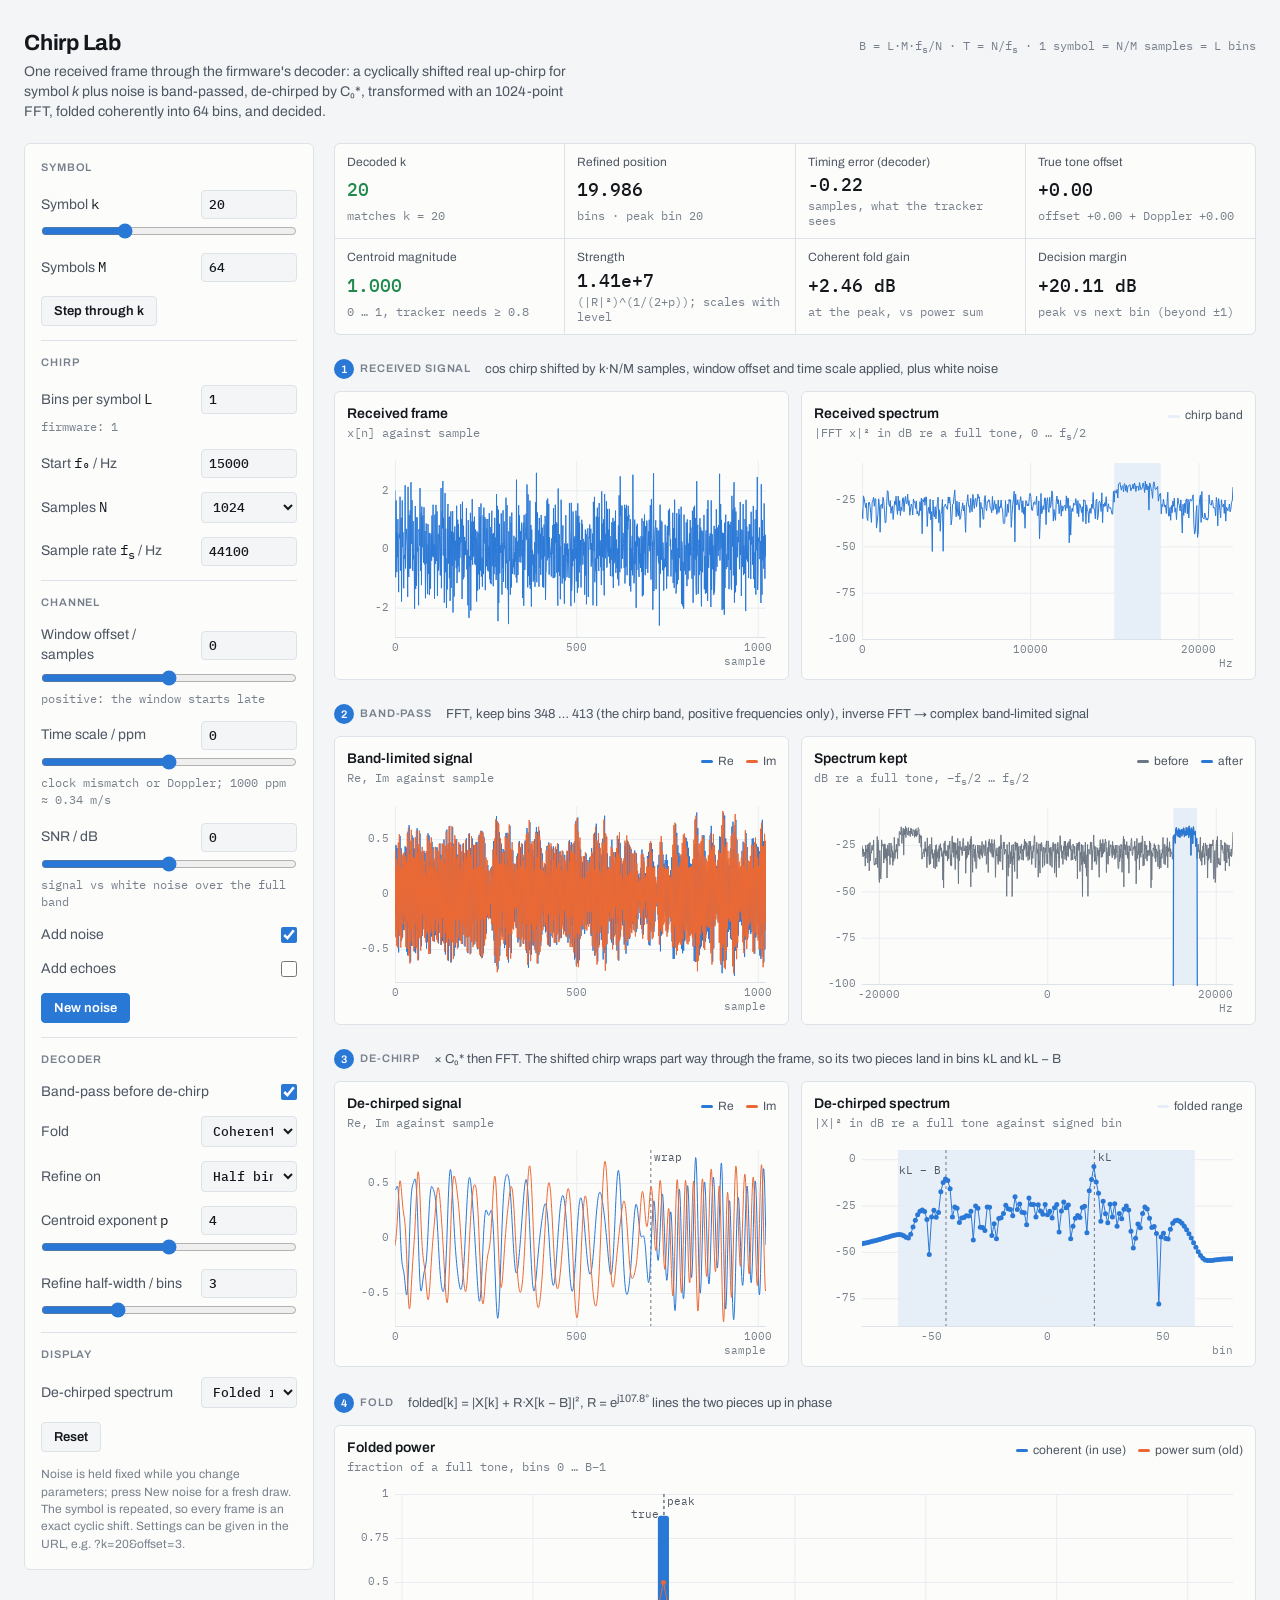
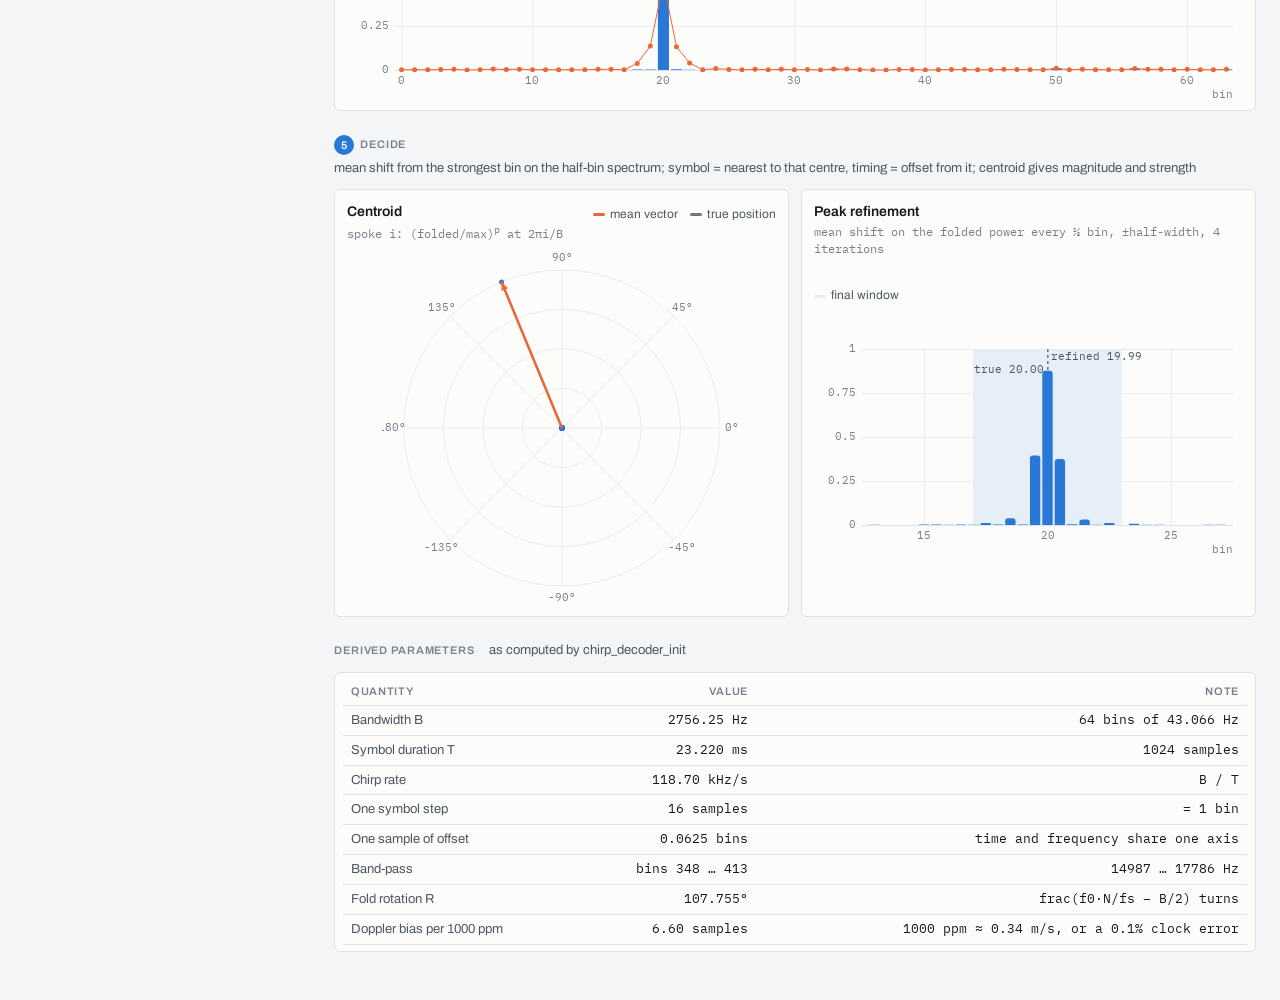
<file: tools/chirp-lab/index.html>
<!doctype html>
<html lang="en">
<head>
<meta charset="utf-8">
<meta name="viewport" content="width=device-width, initial-scale=1, viewport-fit=cover">
<title>Chirp Lab</title>
<link rel="preconnect" href="https://fonts.googleapis.com">
<link rel="preconnect" href="https://fonts.gstatic.com" crossorigin>
<link rel="stylesheet" href="https://fonts.googleapis.com/css2?family=Archivo:wght@400;500;600;700&family=IBM+Plex+Mono:wght@400;500&display=swap">
<link rel="stylesheet" href="style.css">
</head>
<body>
<!--
  Chirp Lab: the firmware's receive path, one stage per section.
  Structure (see README.md): dsp.js = maths (mirrors chirp_decoder.c),
  charts.js = plotting, app.js = controls and wiring, this file = layout.
  Each <figure id="..."> is filled in by the matching function in app.js.
-->
<div class="wrap">
  <header>
    <div>
      <h1>Chirp Lab</h1>
      <p class="sub">One received frame through the firmware's decoder: a cyclically shifted real up-chirp for symbol <i>k</i> plus noise is band-passed, de-chirped by C₀*, transformed with an <span id="nLabel">1024</span>-point FFT, folded coherently into <span id="binsLabel">64</span> bins, and decided.</p>
    </div>
    <span class="formula">B = L·M·f<sub>s</sub>/N · T = N/f<sub>s</sub> · 1 symbol = N/M samples = L bins</span>
  </header>

  <div class="layout">
    <aside class="rack" id="rack" aria-label="Parameters">
      <!-- Built by app.js from CONTROLS -->
    </aside>

    <main style="display:grid; gap:24px; min-width:0">
      <div class="readouts" aria-live="polite">
        <div class="ro"><span class="k">Decoded k</span><span class="v" id="roK">–</span><span class="u" id="roKU">–</span></div>
        <div class="ro"><span class="k">Refined position</span><span class="v" id="roPos">–</span><span class="u" id="roPosU">bins</span></div>
        <div class="ro"><span class="k">Timing error (decoder)</span><span class="v" id="roTe">–</span><span class="u" id="roTeU">samples</span></div>
        <div class="ro"><span class="k">True tone offset</span><span class="v" id="roTx">–</span><span class="u" id="roTxU">samples</span></div>
        <div class="ro"><span class="k">Centroid magnitude</span><span class="v" id="roMag">–</span><span class="u">0 … 1, tracker needs ≥ 0.8</span></div>
        <div class="ro"><span class="k">Strength</span><span class="v" id="roStr">–</span><span class="u">(|R|²)^(1/(2+p)); scales with level</span></div>
        <div class="ro"><span class="k">Coherent fold gain</span><span class="v" id="roGain">–</span><span class="u">at the peak, vs power sum</span></div>
        <div class="ro"><span class="k">Decision margin</span><span class="v" id="roMargin">–</span><span class="u">peak vs next bin (beyond ±1)</span></div>
      </div>

      <section class="section">
        <div class="section-head"><h2><span class="stage-no">1</span>Received signal</h2><p>cos chirp shifted by k·N/M samples, window offset and time scale applied, plus white noise</p></div>
        <div class="grid2">
          <figure id="figRxTime">
            <figcaption><div><b>Received frame</b><span class="formula">x[n] against sample</span></div></figcaption>
            <canvas aria-label="Received real signal against sample index"></canvas>
          </figure>
          <figure id="figRxSpec">
            <figcaption><div><b>Received spectrum</b><span class="formula">|FFT x|² in dB re a full tone, 0 … f<sub>s</sub>/2</span></div>
              <div class="legend"><span style="--sw:var(--band)">chirp band</span></div></figcaption>
            <canvas aria-label="Spectrum of the received signal with the chirp band shaded"></canvas>
          </figure>
        </div>
      </section>

      <section class="section">
        <div class="section-head"><h2><span class="stage-no">2</span>Band-pass</h2><p>FFT, keep bins <span id="bandLabel">–</span> (the chirp band, positive frequencies only), inverse FFT → complex band-limited signal</p></div>
        <div class="grid2">
          <figure id="figBpTime">
            <figcaption><div><b>Band-limited signal</b><span class="formula">Re, Im against sample</span></div>
              <div class="legend"><span style="--sw:var(--re)">Re</span><span style="--sw:var(--im)">Im</span></div></figcaption>
            <canvas aria-label="Real and imaginary parts of the band-limited signal"></canvas>
          </figure>
          <figure id="figBpSpec">
            <figcaption><div><b>Spectrum kept</b><span class="formula">dB re a full tone, −f<sub>s</sub>/2 … f<sub>s</sub>/2</span></div>
              <div class="legend"><span style="--sw:var(--mark)">before</span><span style="--sw:var(--re)">after</span></div></figcaption>
            <canvas aria-label="Spectrum before and after the band-pass"></canvas>
          </figure>
        </div>
      </section>

      <section class="section">
        <div class="section-head"><h2><span class="stage-no">3</span>De-chirp</h2><p>× C₀* then FFT. The shifted chirp wraps part way through the frame, so its two pieces land in bins kL and kL − B</p></div>
        <div class="grid2">
          <figure id="figDcTime">
            <figcaption><div><b>De-chirped signal</b><span class="formula">Re, Im against sample</span></div>
              <div class="legend"><span style="--sw:var(--re)">Re</span><span style="--sw:var(--im)">Im</span></div></figcaption>
            <canvas aria-label="Real and imaginary parts of the de-chirped signal, with the wrap point marked"></canvas>
          </figure>
          <figure id="figDcSpec">
            <figcaption><div><b>De-chirped spectrum</b><span class="formula">|X|² in dB re a full tone against signed bin</span></div>
              <div class="legend"><span style="--sw:var(--band)">folded range</span></div></figcaption>
            <canvas aria-label="Spectrum of the de-chirped signal against signed bin"></canvas>
          </figure>
        </div>
      </section>

      <section class="section">
        <div class="section-head"><h2><span class="stage-no">4</span>Fold</h2><p>folded[k] = |X[k] + R·X[k − B]|², R = e<sup>j<span id="rotLabel">–</span></sup> lines the two pieces up in phase</p></div>
        <figure id="figFold">
          <figcaption><div><b>Folded power</b><span class="formula">fraction of a full tone, bins 0 … B−1</span></div>
            <div class="legend"><span style="--sw:var(--re)" id="foldLegendA">coherent (firmware)</span><span style="--sw:var(--im)" id="foldLegendB">power sum (old)</span></div></figcaption>
          <canvas aria-label="Folded power per bin, comparing coherent folding with the old power sum"></canvas>
        </figure>
      </section>

      <section class="section">
        <div class="section-head"><h2><span class="stage-no">5</span>Decide</h2><p>mean shift from the strongest bin on the half-bin spectrum; symbol = nearest to that centre, timing = offset from it; centroid gives magnitude and strength</p></div>
        <div class="grid2">
          <figure id="figPolar" class="polarfig">
            <figcaption><div><b>Centroid</b><span class="formula">spoke i: (folded/max)<sup>p</sup> at 2πi/B</span></div>
              <div class="legend"><span style="--sw:var(--im)">mean vector</span><span style="--sw:var(--mark)">true position</span></div></figcaption>
            <canvas aria-label="Polar plot of the folded power with the centroid vector"></canvas>
          </figure>
          <figure id="figRefine">
            <figcaption><div><b>Peak refinement</b><span class="formula">mean shift on the folded power every ½ bin, ±half-width, 4 iterations</span></div>
              <div class="legend"><span style="--sw:var(--band)">final window</span></div></figcaption>
            <canvas aria-label="Folded power near the peak with the mean-shift window"></canvas>
          </figure>
        </div>
      </section>

      <section class="section">
        <div class="section-head"><h2>Derived parameters</h2><p>as computed by chirp_decoder_init</p></div>
        <div class="tablewrap">
          <table class="regions params">
            <thead><tr><th>Quantity</th><th>Value</th><th>Note</th></tr></thead>
            <tbody id="paramRows"></tbody>
          </table>
        </div>
      </section>
    </main>
  </div>
</div>

<script src="dsp.js"></script>
<script src="charts.js"></script>
<script src="app.js"></script>
</body>
</html>
</file>
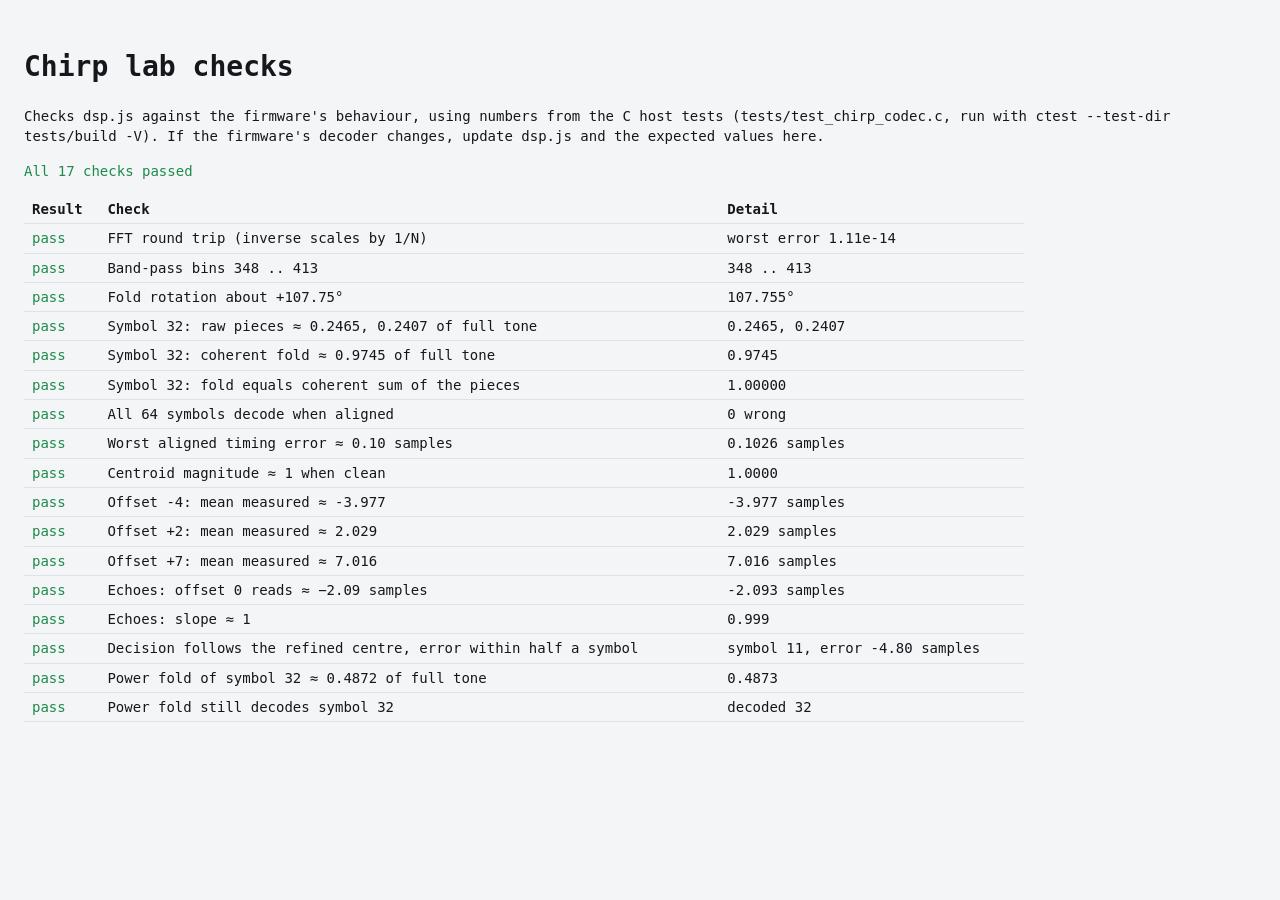
<file: tools/chirp-lab/check.html>
<!doctype html>
<html lang="en">
<head>
<meta charset="utf-8">
<meta name="viewport" content="width=device-width, initial-scale=1">
<title>Chirp Lab Checks</title>
<style>
  :root { --bg: #f3f5f7; --fg: #14181d; --line: #dde2e8; --good: #1f8a4c; --bad: #c0392b; }
  @media (prefers-color-scheme: dark) { :root { --bg: #111315; --fg: #eef0f2; --line: #2c3036; --good: #45b877; --bad: #e5604f; } }
  body { background: var(--bg); color: var(--fg); font: 14px/1.45 ui-monospace, Menlo, monospace; padding: 20px 16px; }
  table { border-collapse: collapse; width: 100%; max-width: 1000px; }
  td, th { text-align: left; padding: 4px 8px; border-bottom: 1px solid var(--line); vertical-align: top; }
  .pass { color: var(--good); } .fail { color: var(--bad); font-weight: 600; }
</style>
</head>
<body>
<h1>Chirp lab checks</h1>
<p>Checks dsp.js against the firmware's behaviour, using numbers from the C host
tests (tests/test_chirp_codec.c, run with <code>ctest --test-dir tests/build -V</code>).
If the firmware's decoder changes, update dsp.js and the expected values here.</p>
<p id="summary"></p>
<table><thead><tr><th>Result</th><th>Check</th><th>Detail</th></tr></thead><tbody id="rows"></tbody></table>

<script src="dsp.js"></script>
<script>
'use strict';
const D = ChirpDsp;
const results = [];
function check(name, ok, detail) { results.push({ name, ok: !!ok, detail }); }
const near = (a, b, tol) => Math.abs(a - b) <= tol;

// Firmware configuration (main.c) and decoder options (chirp_decoder_init)
const cfg = D.chirpConfig({ M: 64, L: 1, N: 1024, fs: 44100, f0: 15000 });
const opts = { bandPass: true, foldMethod: 'coherent', refineGrid: 'half', powerExponent: 4, halfWidth: 3 };
const dv = D.dechirpVectors(cfg);
const silence = new Float64Array(cfg.N);
const frame = (k, offset = 0, echoes = []) => D.receivedSignal(cfg, { k, offset, ppm: 0, snrDb: null, echoes }, silence);

// FFT forward then inverse returns the input
{
  const re = Float64Array.from({ length: 256 }, (_, i) => Math.sin(i * 0.37) + 0.1 * i % 3);
  const im = Float64Array.from({ length: 256 }, (_, i) => Math.cos(i * 0.11));
  const r = Float64Array.from(re), q = Float64Array.from(im);
  D.fft(r, q); D.fft(r, q, true);
  let worst = 0;
  for (let i = 0; i < 256; i++) worst = Math.max(worst, Math.abs(r[i] - re[i]), Math.abs(q[i] - im[i]));
  check('FFT round trip (inverse scales by 1/N)', worst < 1e-9, `worst error ${worst.toExponential(2)}`);
}

// Derived parameters match chirp_decoder_init
check('Band-pass bins 348 .. 413', cfg.bandFirst === 348 && cfg.bandLast === 413, `${cfg.bandFirst} .. ${cfg.bandLast}`);
check('Fold rotation about +107.75°', near(cfg.foldTurns * 360, 107.75, 0.05), `${(cfg.foldTurns * 360).toFixed(3)}°`);

// test_spectrum_buffers: symbol 32 wraps half way; raw 0.2465 / 0.2407, folded 0.9745 of a full tone
{
  const r = D.decodeFrame(cfg, frame(32), opts, dv);
  const full = (cfg.N / 2) ** 2; // amplitude 1, band-pass keeps half
  const a = r.fold.first[32] / full, b = r.fold.second[32] / full, f = r.fold.coherent[32] / full;
  check('Symbol 32: raw pieces ≈ 0.2465, 0.2407 of full tone', near(a, 0.2465, 0.002) && near(b, 0.2407, 0.002),
    `${a.toFixed(4)}, ${b.toFixed(4)}`);
  check('Symbol 32: coherent fold ≈ 0.9745 of full tone', near(f, 0.9745, 0.002), f.toFixed(4));
  const sum = (Math.sqrt(a) + Math.sqrt(b)) ** 2;
  check('Symbol 32: fold equals coherent sum of the pieces', near(f / sum, 1, 0.002), (f / sum).toFixed(5));
}

// test_round_trip_all_symbols: every symbol decodes to itself; worst timing error 0.1028
{
  let wrong = 0, worst = 0, minMag = 1;
  for (let k = 0; k < cfg.M; k++) {
    const r = D.decodeFrame(cfg, frame(k), opts, dv);
    if (r.sym.symbolIndex !== k) wrong++;
    worst = Math.max(worst, Math.abs(r.timingError));
    minMag = Math.min(minMag, r.centroid.magnitude);
  }
  check('All 64 symbols decode when aligned', wrong === 0, `${wrong} wrong`);
  check('Worst aligned timing error ≈ 0.10 samples', worst < 0.15, `${worst.toFixed(4)} samples`);
  check('Centroid magnitude ≈ 1 when clean', minMag > 0.999, minMag.toFixed(4));
}

// test_timing_offset_repeated_symbol: mean measured timing error over all symbols
{
  const expected = [[-4, -3.977], [2, 2.029], [7, 7.016]];
  for (const [d, mean] of expected) {
    let sum = 0;
    for (let k = 0; k < cfg.M; k++) sum += D.decodeFrame(cfg, frame(k, d), opts, dv).timingError;
    const got = sum / cfg.M;
    check(`Offset ${d > 0 ? '+' : ''}${d}: mean measured ≈ ${mean}`, near(got, mean, 0.03), `${got.toFixed(3)} samples`);
  }
}

// test_timing_with_echoes: offset 0 reads about -2.09 samples (the echoes'
// energy-weighted delay), slope ~1 between offsets -4 and +4
{
  const meanAt = d => {
    let sum = 0, n = 0;
    for (let k = 0; k < cfg.M; k += 3, n++) sum += D.decodeFrame(cfg, frame(k, d, D.TEST_ECHOES), opts, dv).timingError;
    return sum / n;
  };
  const m0 = meanAt(0), slope = (meanAt(4) - meanAt(-4)) / 8;
  check('Echoes: offset 0 reads ≈ −2.09 samples', near(m0, -2.093, 0.05), `${m0.toFixed(3)} samples`);
  check('Echoes: slope ≈ 1', near(slope, 0.999, 0.03), slope.toFixed(3));
}

// The decision is the symbol nearest the refined centre, whatever the
// strongest bin was, so the error stays within half a symbol step
{
  const d = D.decideSymbol(10, (10.7 / 64) * D.TAU, 64, 64);
  check('Decision follows the refined centre, error within half a symbol', d.symbolIndex === 11 && near(D.errorAngleToSamples(d.errorAngle, 1024), -4.8, 1e-9),
    `symbol ${d.symbolIndex}, error ${D.errorAngleToSamples(d.errorAngle, 1024).toFixed(2)} samples`);
}

// The old power-sum fold keeps only the sum of the two pieces' powers: for
// symbol 32 about half a full tone (0.2465 + 0.2407), the loss the coherent
// fold removes
{
  const r = D.decodeFrame(cfg, frame(32), { ...opts, foldMethod: 'power' }, dv);
  const f = r.fold.folded[32] / (cfg.N / 2) ** 2;
  check('Power fold of symbol 32 ≈ 0.4872 of full tone', near(f, 0.4872, 0.003), f.toFixed(4));
  check('Power fold still decodes symbol 32', r.sym.symbolIndex === 32, `decoded ${r.sym.symbolIndex}`);
}

const failed = results.filter(r => !r.ok).length;
document.getElementById('rows').innerHTML = results.map(r =>
  `<tr><td class="${r.ok ? 'pass' : 'fail'}">${r.ok ? 'pass' : 'FAIL'}</td><td>${r.name}</td><td>${r.detail}</td></tr>`).join('');
const summary = document.getElementById('summary');
summary.textContent = failed ? `${failed} of ${results.length} checks FAILED` : `All ${results.length} checks passed`;
summary.className = failed ? 'fail' : 'pass';
</script>
</body>
</html>
</file>
<file: tools/chirp-lab/style.css>
/* Layout: bench instrument. A fixed control rack on the left, readouts strip, then scope panels in a grid. */
:root {
  --bg: #f3f5f7;
  --panel: #fcfcfb;
  --line: #dde2e8;
  --grid: #e9edf1;
  --fg: #14181d;
  --fg-2: #4d5662;
  --fg-3: #77808c;
  --accent: #2a78d6;
  --re: #2a78d6;
  --im: #eb6834;
  --band: rgba(42, 120, 214, 0.10);
  --band-2: rgba(235, 104, 52, 0.12);
  --mark: #6d7783;
  --good: #1f8a4c;
  --warn: #b66a00;
  --font-ui: "Archivo", "Helvetica Neue", Arial, sans-serif;
  --font-data: "IBM Plex Mono", ui-monospace, "SFMono-Regular", Menlo, monospace;
}
@media (prefers-color-scheme: dark) {
  :root:not([data-theme="light"]) {
    --bg: #111315; --panel: #1a1b1d; --line: #2c3036; --grid: #24272b;
    --fg: #eef0f2; --fg-2: #b9bfc7; --fg-3: #8a929c; --accent: #3987e5;
    --re: #3987e5; --im: #d95926;
    --band: rgba(57, 135, 229, 0.16); --band-2: rgba(217, 89, 38, 0.18);
    --mark: #959ea8; --good: #45b877; --warn: #e2a03c;
    color-scheme: dark;
  }
}
:root[data-theme="dark"] {
  --bg: #111315; --panel: #1a1b1d; --line: #2c3036; --grid: #24272b;
  --fg: #eef0f2; --fg-2: #b9bfc7; --fg-3: #8a929c; --accent: #3987e5;
  --re: #3987e5; --im: #d95926;
  --band: rgba(57, 135, 229, 0.16); --band-2: rgba(217, 89, 38, 0.18);
  --mark: #959ea8; --good: #45b877; --warn: #e2a03c;
  color-scheme: dark;
}
* { box-sizing: border-box; }
body {
  background: var(--bg); color: var(--fg); font-family: var(--font-ui); font-size: 14px; line-height: 1.45;
  padding-left: max(16px, env(safe-area-inset-left, 0px));
  padding-right: max(16px, env(safe-area-inset-right, 0px));
  padding-block: 20px 40px;
}
.wrap { max-width: 1440px; margin: 0 auto; display: grid; gap: 20px; }
header { display: flex; flex-wrap: wrap; align-items: baseline; justify-content: space-between; gap: 8px 24px; }
h1 { font-size: 22px; font-weight: 700; letter-spacing: -0.01em; margin: 0; text-wrap: balance; }
.sub { color: var(--fg-2); margin: 2px 0 0; max-width: 70ch; }
.formula { font-family: var(--font-data); font-size: 12px; color: var(--fg-3); }
.layout { display: grid; grid-template-columns: 290px minmax(0, 1fr); gap: 20px; align-items: start; }
@media (max-width: 900px) { .layout { grid-template-columns: minmax(0, 1fr); } }

/* Control rack */
.rack { background: var(--panel); border: 1px solid var(--line); border-radius: 6px; padding: 16px; display: grid; gap: 14px; position: sticky; top: calc(env(safe-area-inset-top, 0px) + 12px); }
@media (max-width: 900px) { .rack { position: static; } }
.rack h2, .section h2 { font-size: 11px; font-weight: 600; text-transform: uppercase; letter-spacing: 0.08em; color: var(--fg-3); margin: 0; }
.field { display: grid; grid-template-columns: 1fr 96px; gap: 4px 10px; align-items: center; }
.field label { color: var(--fg-2); }
.field label i { font-family: var(--font-data); font-style: normal; color: var(--fg); }
.field input[type=number], .field select {
  font: 500 13px var(--font-data); color: var(--fg); background: var(--bg); border: 1px solid var(--line);
  border-radius: 4px; padding: 5px 7px; width: 100%; font-variant-numeric: tabular-nums;
}
.field input[type=range] { grid-column: 1 / -1; width: 100%; accent-color: var(--accent); margin: 0; }
.field .hint { grid-column: 1 / -1; font-size: 12px; color: var(--fg-3); font-family: var(--font-data); }
input:focus-visible, select:focus-visible, button:focus-visible { outline: 2px solid var(--accent); outline-offset: 1px; }
.divider { height: 1px; background: var(--line); }.btns { display: flex; gap: 8px; flex-wrap: wrap; }
button {
  font: 600 13px var(--font-ui); color: var(--fg); background: var(--bg); border: 1px solid var(--line);
  border-radius: 4px; padding: 7px 12px; cursor: pointer;
}
button:hover { border-color: var(--fg-3); }
button.primary { background: var(--accent); border-color: var(--accent); color: #fff; }
button[aria-pressed="true"] { background: var(--accent); border-color: var(--accent); color: #fff; }

/* Readouts */
@media (max-width: 700px) { .readouts { grid-template-columns: repeat(2, minmax(0, 1fr)) !important; } }
.readouts { display: grid; grid-template-columns: repeat(4, minmax(0, 1fr)); gap: 1px; background: var(--line); border: 1px solid var(--line); border-radius: 6px; overflow: hidden; }
.ro { background: var(--panel); padding: 10px 12px; display: grid; gap: 2px; min-width: 0; }
.ro .k { font-size: 12px; color: var(--fg-2); }
.ro .v { font: 500 18px var(--font-data); font-variant-numeric: tabular-nums; white-space: nowrap; overflow: hidden; text-overflow: ellipsis; }
.ro .u { font: 12px var(--font-data); color: var(--fg-3); }
.ro .v.sm { font-size: 15px; line-height: 1.6; }
.ro .v.good { color: var(--good); } .ro .v.warn { color: var(--warn); }

.section { display: grid; gap: 12px; }
.section-head { display: flex; flex-wrap: wrap; align-items: baseline; gap: 4px 14px; }
.section-head p { margin: 0; color: var(--fg-2); font-size: 13px; }
.grid2 { display: grid; grid-template-columns: repeat(2, minmax(0, 1fr)); gap: 12px; }
.grid3 { display: grid; grid-template-columns: minmax(0, 1.2fr) minmax(0, 1fr) minmax(0, 0.9fr); gap: 12px; }
@media (max-width: 1200px) { .grid3 { grid-template-columns: repeat(2, minmax(0, 1fr)); } .grid3 .polarfig { grid-column: 1 / -1; } }
@media (max-width: 700px) { .grid2, .grid3 { grid-template-columns: minmax(0, 1fr); } }

figure { margin: 0; background: var(--panel); border: 1px solid var(--line); border-radius: 6px; padding: 12px 12px 8px; display: grid; gap: 6px; position: relative; min-width: 0; }
figcaption { display: flex; flex-wrap: wrap; justify-content: space-between; gap: 4px 12px; align-items: baseline; }
figcaption b { font-weight: 600; font-size: 14px; }
figcaption .formula { display: block; }
.legend { display: flex; gap: 12px; font-size: 12px; color: var(--fg-2); }
.legend span { display: inline-flex; align-items: center; gap: 5px; }
.legend span::before { content: ""; width: 12px; height: 3px; border-radius: 2px; background: var(--sw); }
canvas { width: 100%; height: 220px; display: block; touch-action: pan-y; }
.polarfig canvas { height: auto; aspect-ratio: 1; max-width: 360px; margin: 0 auto; }
.tip {
  position: absolute; pointer-events: none; background: var(--panel); border: 1px solid var(--line); border-radius: 4px;
  padding: 6px 8px; font: 12px var(--font-data); color: var(--fg); box-shadow: 0 4px 14px rgba(0,0,0,0.12);
  white-space: nowrap; font-variant-numeric: tabular-nums; z-index: 2;
}
.tip .sw { display: inline-block; width: 8px; height: 8px; border-radius: 50%; margin-right: 5px; }

table.regions { width: 100%; border-collapse: collapse; font-size: 13px; font-variant-numeric: tabular-nums; }
.regions th, .regions td { text-align: right; padding: 5px 8px; border-bottom: 1px solid var(--line); white-space: nowrap; }
.regions th:first-child, .regions td:first-child { text-align: left; }
.regions th { font-weight: 600; color: var(--fg-3); font-size: 11px; text-transform: uppercase; letter-spacing: 0.06em; }
.regions td { font-family: var(--font-data); }
.regions td:first-child { font-family: var(--font-ui); color: var(--fg-2); }
.tablewrap { overflow-x: auto; background: var(--panel); border: 1px solid var(--line); border-radius: 6px; padding: 6px 8px; }
.note { font-size: 12px; color: var(--fg-3); margin: 0; }
@media (prefers-reduced-motion: reduce) { * { transition: none !important; } }

/* Additions for the pipeline layout */
.field.check { grid-template-columns: 1fr auto; }
.field.check input { width: 16px; height: 16px; accent-color: var(--accent); margin: 0; }
.stage-no { display: inline-grid; place-items: center; width: 20px; height: 20px; border-radius: 50%; background: var(--accent); color: #fff; font: 600 11px var(--font-ui); margin-right: 6px; }
.section-head h2 { display: inline-flex; align-items: center; }
.params td:nth-child(2) { font-family: var(--font-data); }
</file>
